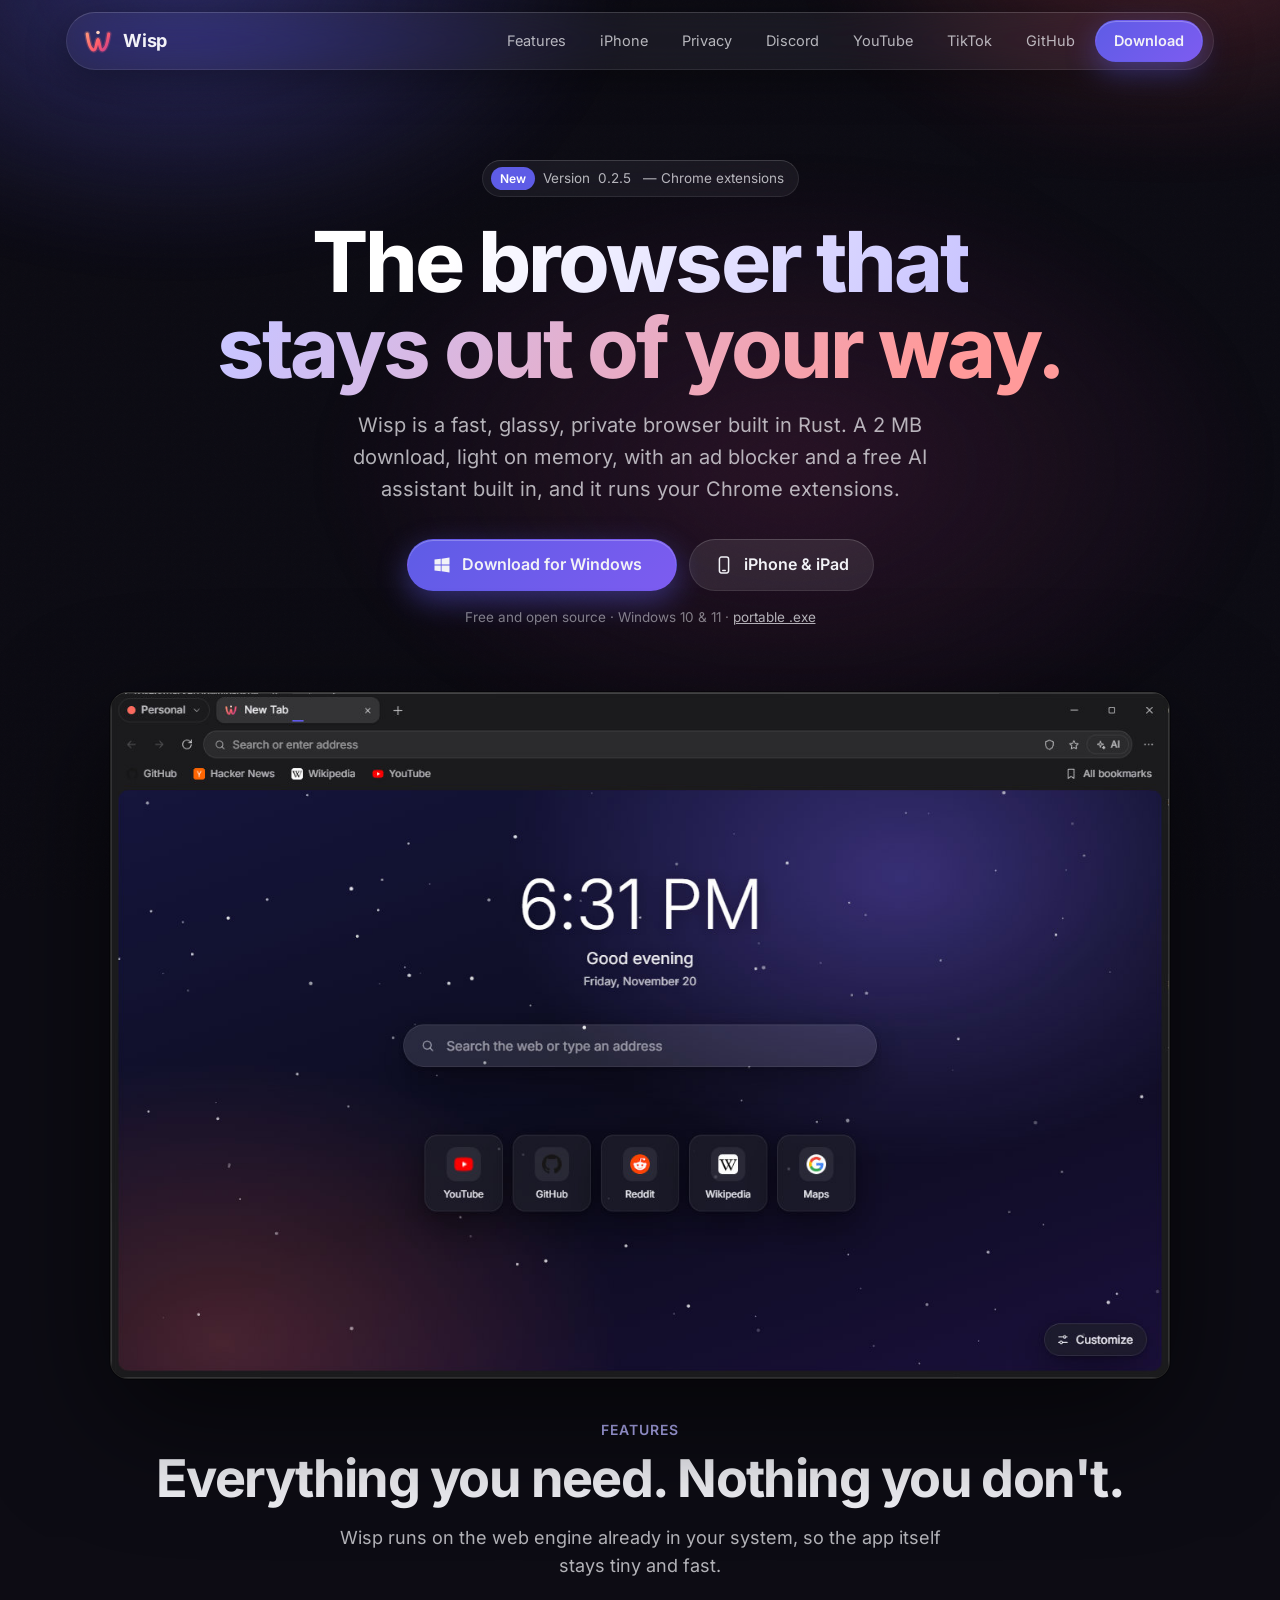
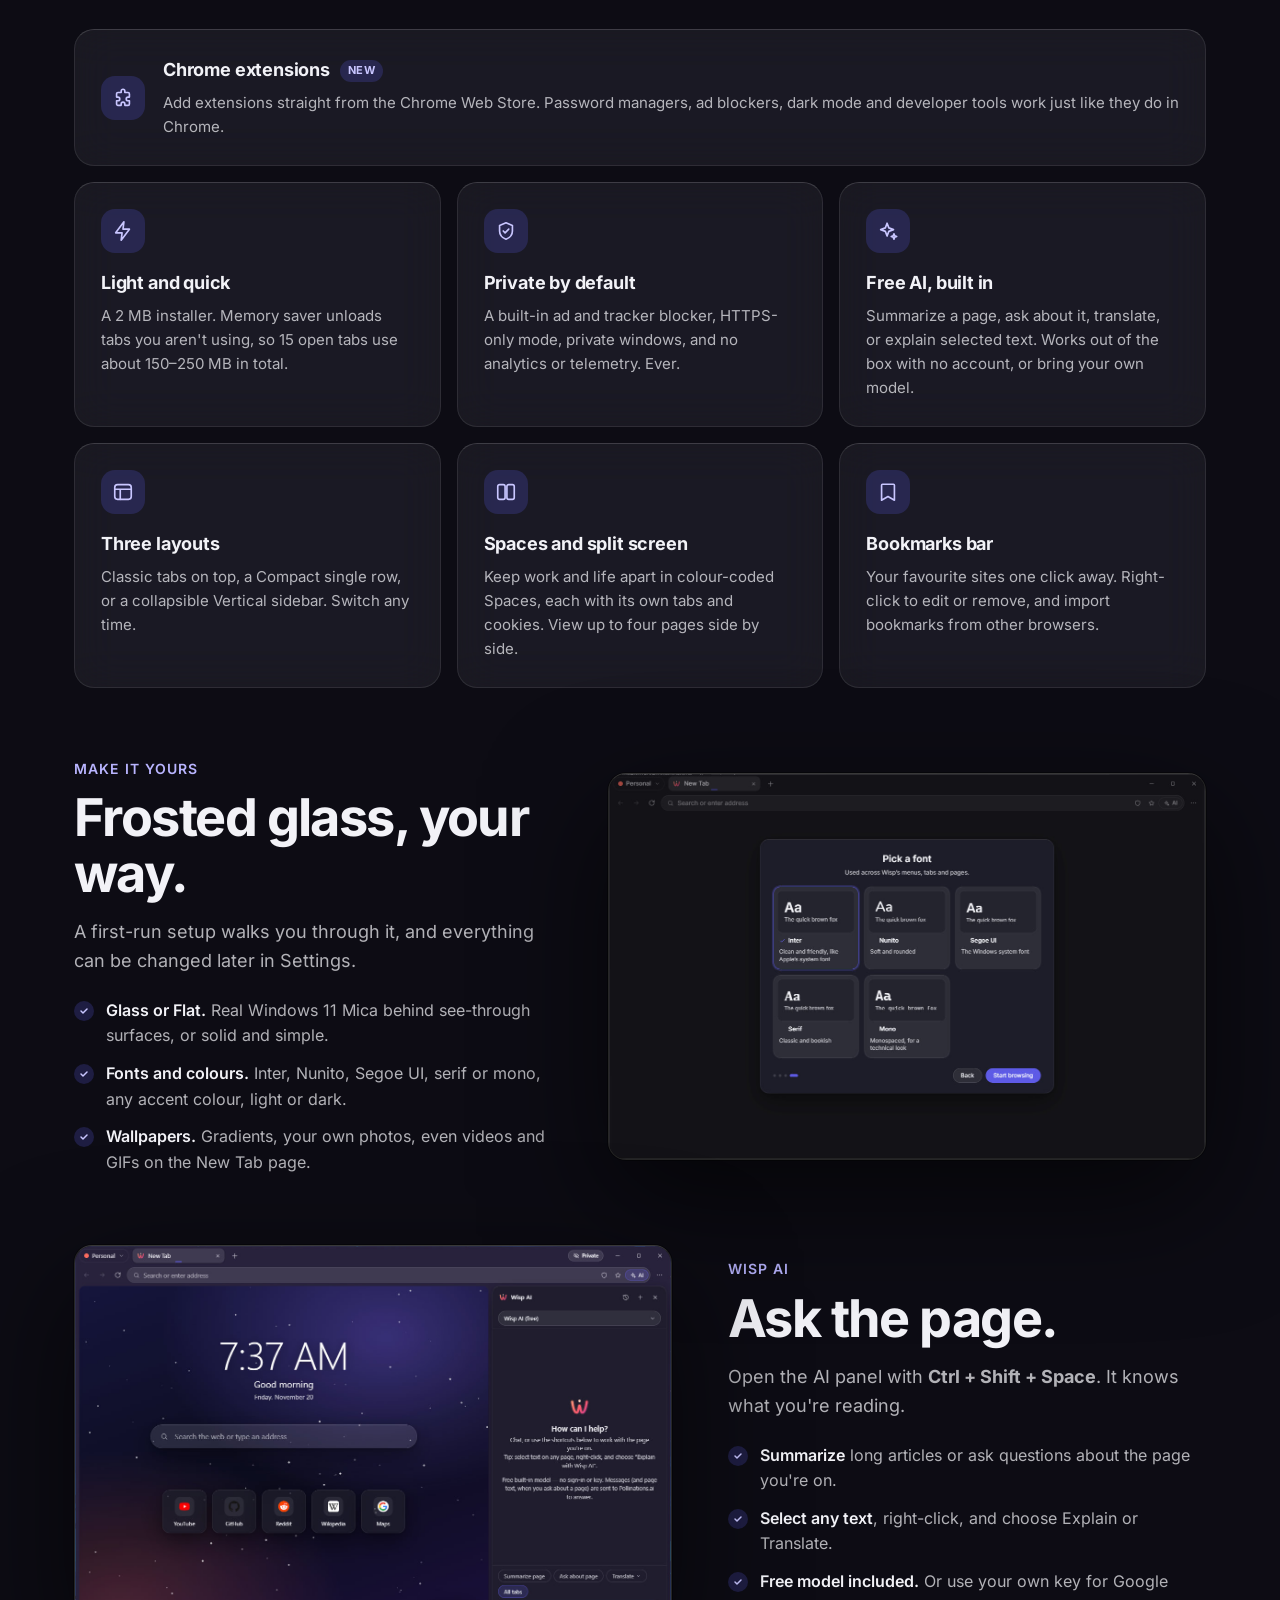
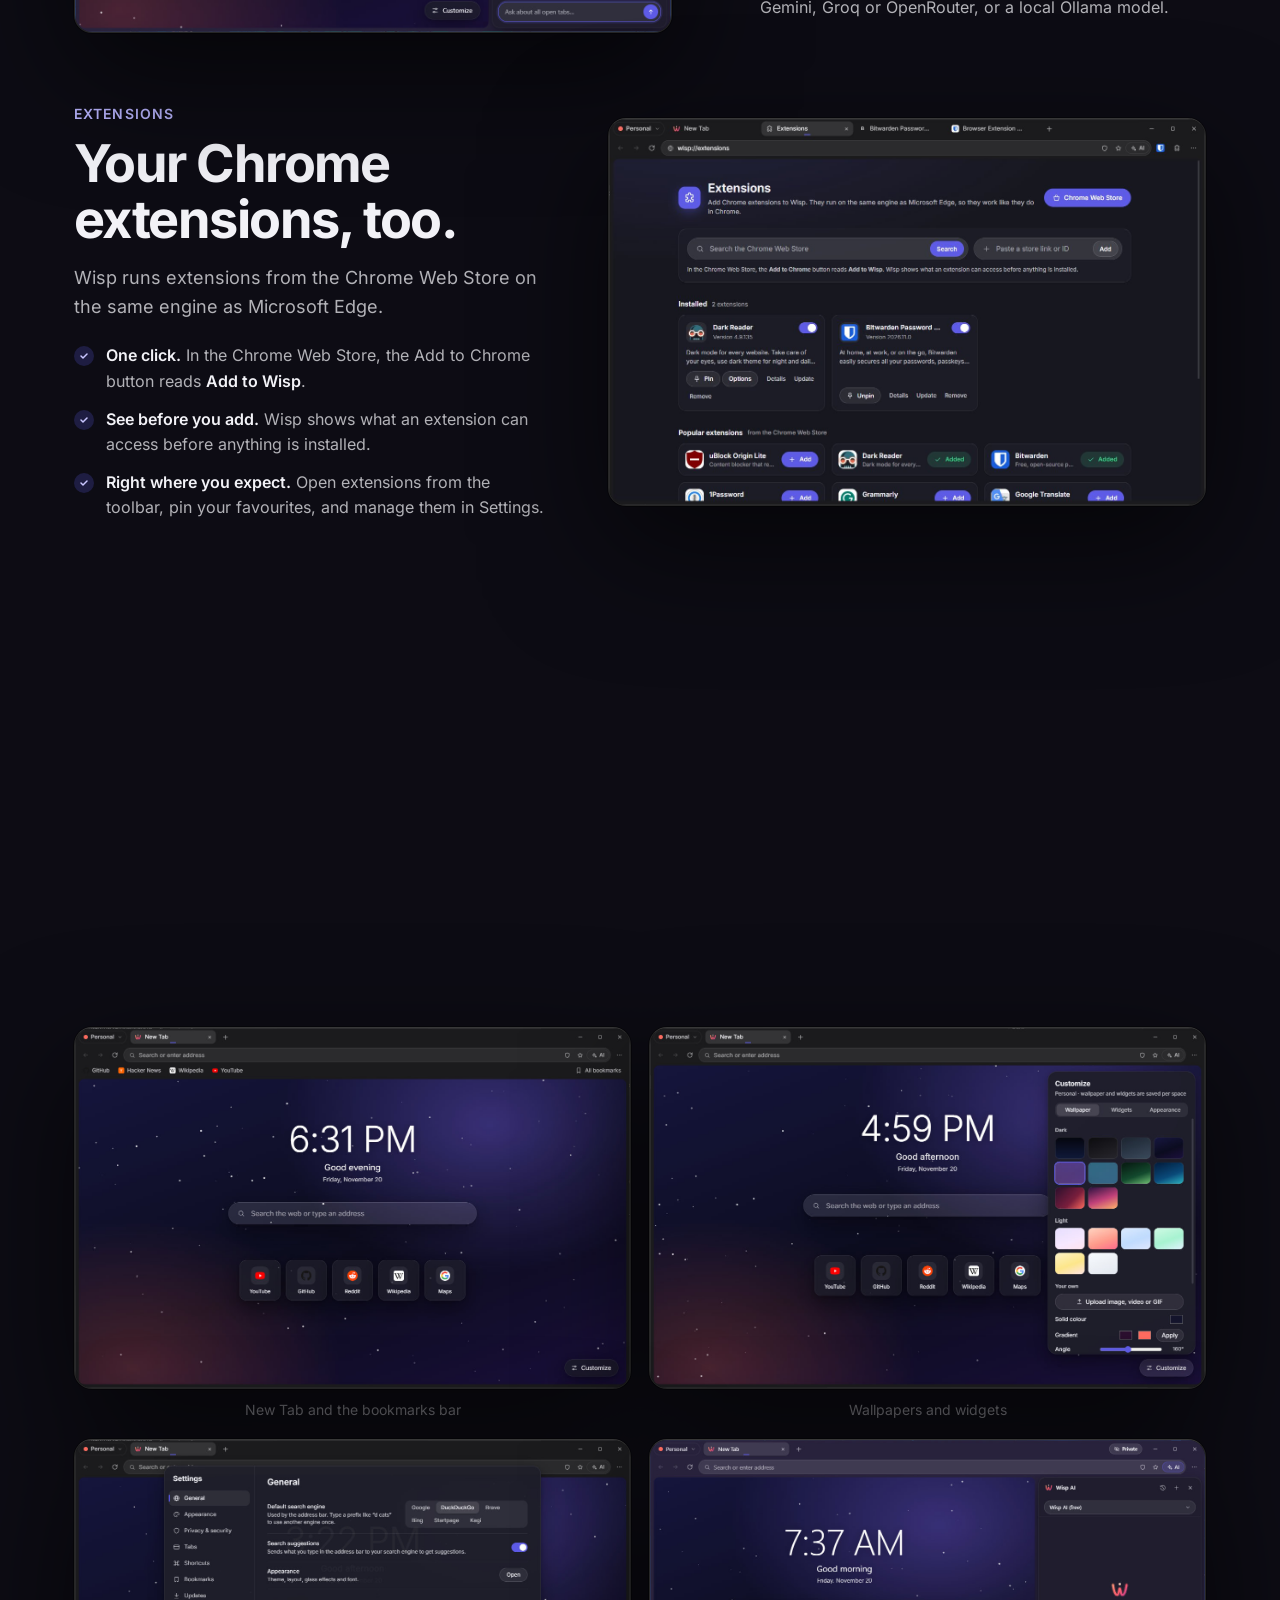
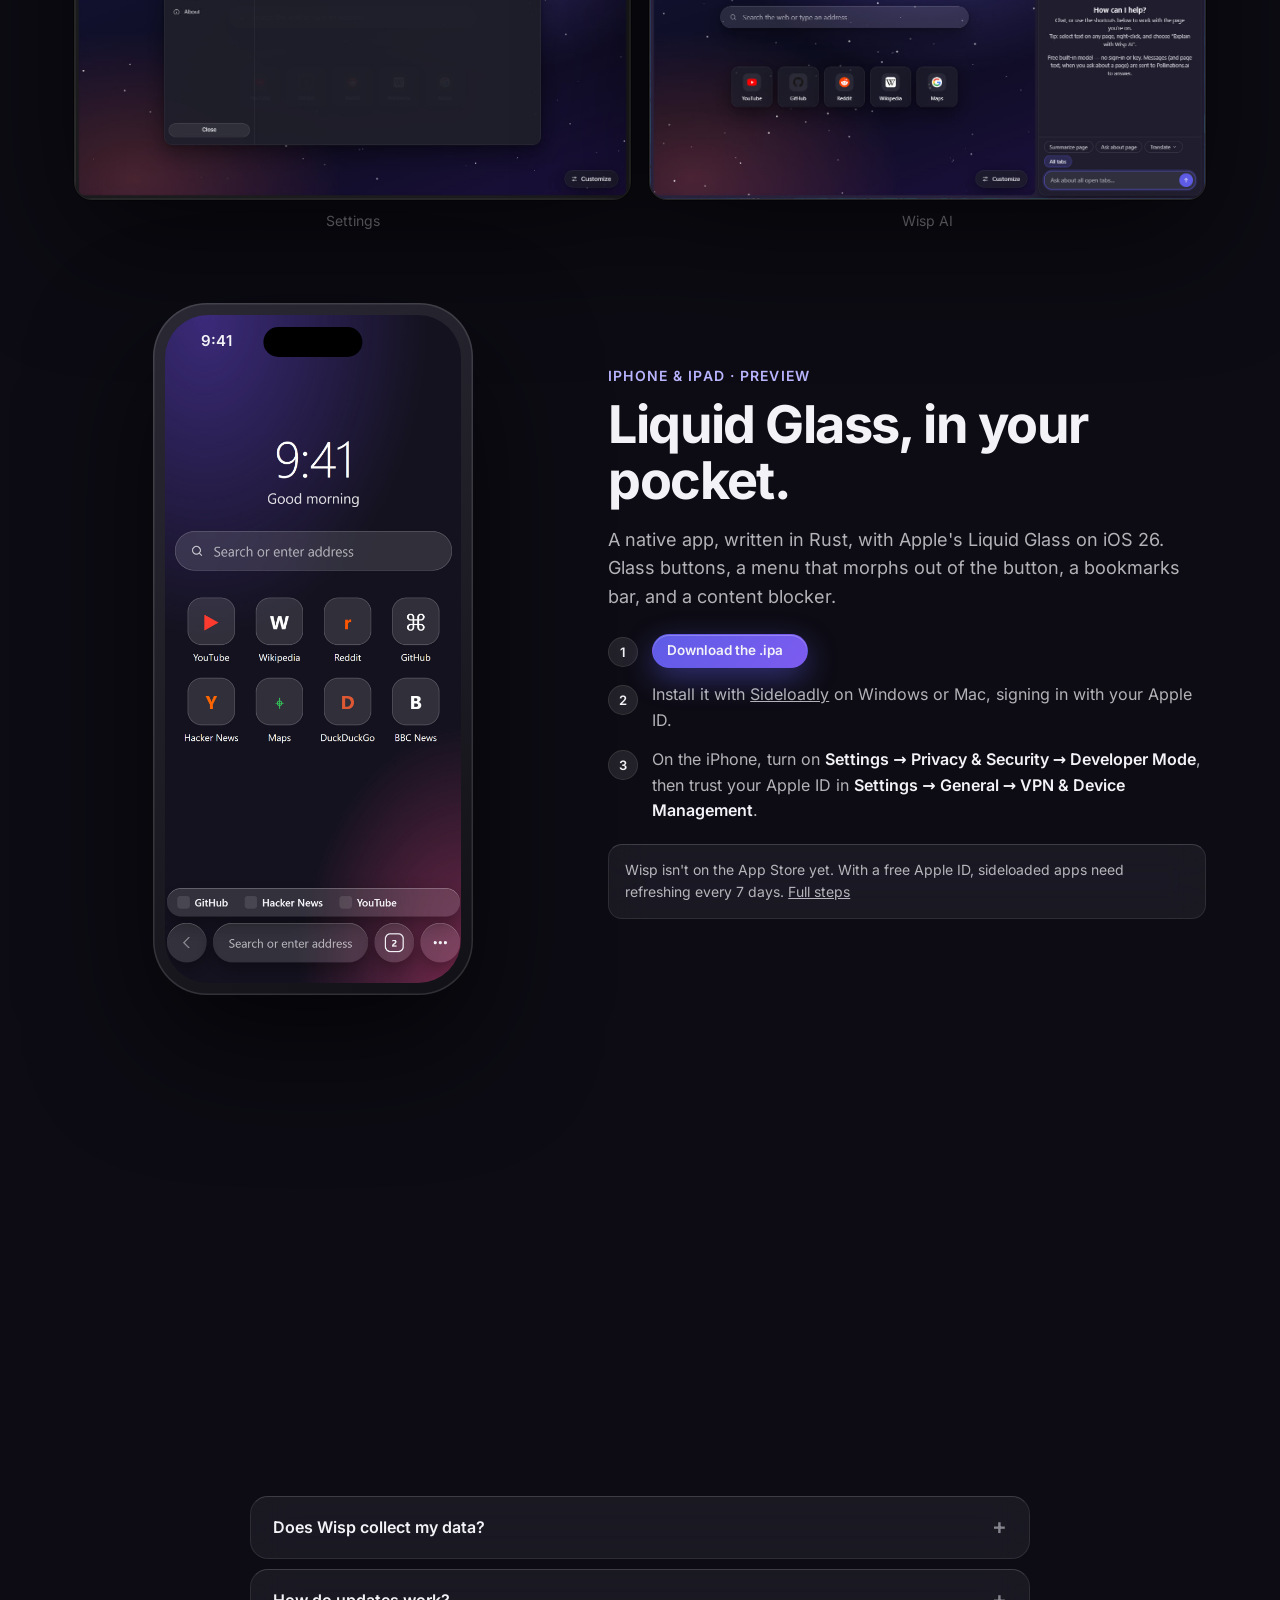
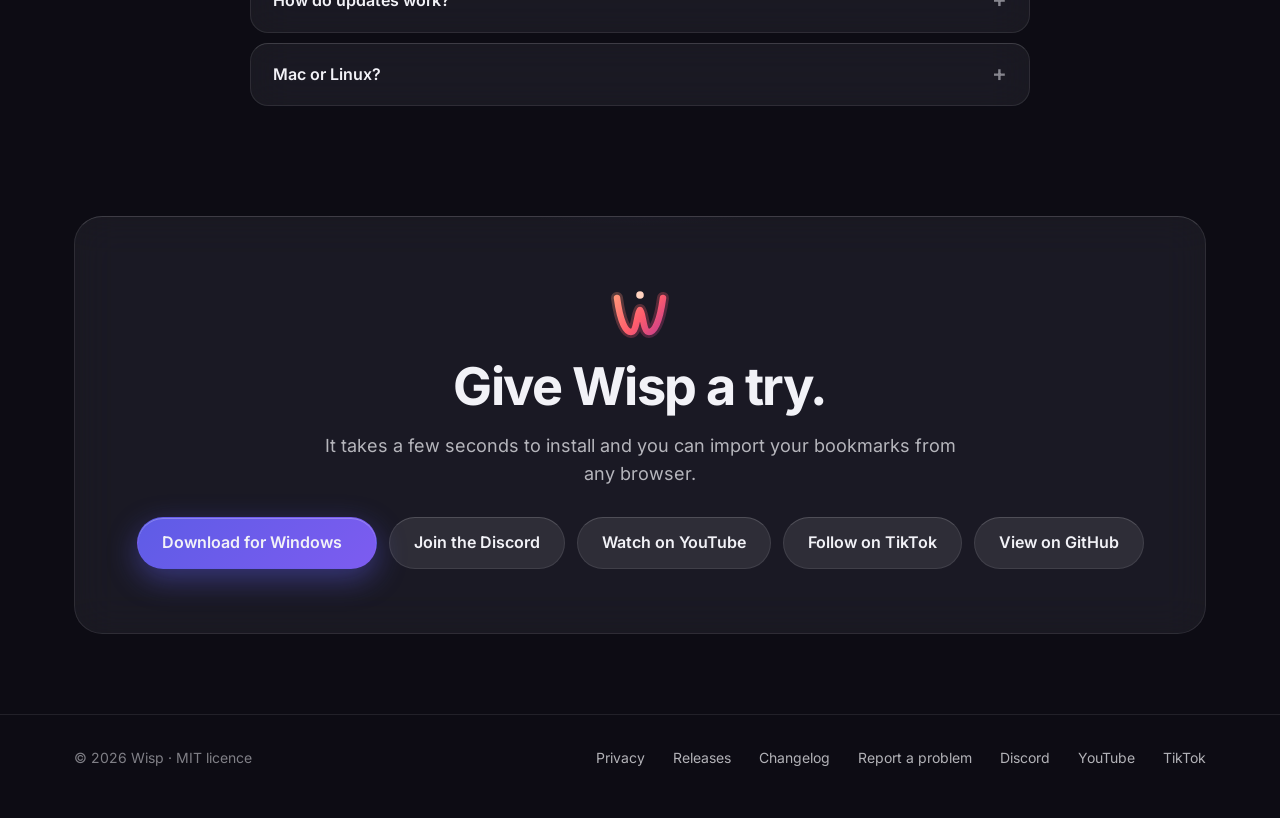
<file: site/index.html>
<!doctype html>
<html lang="en">
<head>
<meta charset="utf-8">
<meta name="viewport" content="width=device-width,initial-scale=1,viewport-fit=cover">
<title>Wisp — a light, private browser</title>
<meta name="description" content="Wisp is a fast, glassy, privacy-friendly web browser for Windows and iPhone. Built in Rust, tiny to download, light on memory, with a built-in ad blocker and free AI.">
<meta name="theme-color" content="#0d0c14">
<meta property="og:title" content="Wisp — a light, private browser">
<meta property="og:description" content="Fast, glassy and private. Built in Rust for Windows and iPhone.">
<meta property="og:image" content="img/desktop-newtab.jpg">
<link rel="icon" href="img/logo.svg" type="image/svg+xml">
<link rel="preload" href="fonts/inter.woff2" as="font" type="font/woff2" crossorigin>
<link rel="stylesheet" href="style.css">
</head>
<body>
<div class="aurora" aria-hidden="true"></div><div class="grain" aria-hidden="true"></div>

<nav class="top"><div class="in glass">
  <a class="brand" href="#"><img src="img/logo.svg" alt="">Wisp</a>
  <a class="l opt" href="#features">Features</a>
  <a class="l opt" href="#iphone">iPhone</a>
  <a class="l opt" href="privacy.html">Privacy</a>
  <a class="l opt" href="https://discord.gg/4rn5e7JTTN">Discord</a>
  <a class="l opt" href="https://www.youtube.com/@wisphq">YouTube</a>
  <a class="l opt" href="https://www.tiktok.com/@wisp.hq">TikTok</a>
  <a class="l" href="https://github.com/Wisp-Browser/Wisp">GitHub</a>
  <a class="btn go sm" href="https://github.com/Wisp-Browser/Wisp/releases/latest" data-dl="setup" data-main><span data-label>Download</span></a>
</div></nav>

<header class="hero wrap">
  <a class="pill glass rv" href="https://github.com/Wisp-Browser/Wisp/releases/latest"><b>New</b> Version <span data-version>0.2.5</span><span class="wide">&nbsp;— Chrome extensions</span></a>
  <h1 class="rv d1"><span class="grad">The browser that<br>stays out of your way.</span></h1>
  <p class="lead rv d2">Wisp is a fast, glassy, private browser built in Rust. A 2&nbsp;MB download, light on memory, with an ad blocker and a free AI assistant built in, and it runs your Chrome extensions.</p>
  <div class="cta rv d3">
    <a class="btn go" href="https://github.com/Wisp-Browser/Wisp/releases/latest" data-dl="setup" data-main>
      <svg viewBox="0 0 24 24" fill="currentColor"><path d="M3 5.5l7.5-1v7H3zm0 13l7.5 1v-7H3zm8.5 1.1L21 21v-8.5h-9.5zm0-15.2V11.5H21V3z"/></svg>
      <span data-label>Download for Windows</span> <small data-size></small></a>
    <a class="btn" href="#iphone"><svg viewBox="0 0 24 24" fill="none" stroke="currentColor" stroke-width="1.8" stroke-linecap="round"><rect x="6.5" y="2.5" width="11" height="19" rx="2.5"/><path d="M10.5 18.5h3"/></svg>iPhone &amp; iPad</a>
  </div>
  <p class="meta rv d3">Free and open source · Windows 10 &amp; 11 · <a href="https://github.com/Wisp-Browser/Wisp/releases/latest" data-dl="portable">portable .exe</a></p>
  <div class="shot"><img src="img/desktop-newtab.jpg" width="1296" height="839" alt="Wisp on Windows: the New Tab page with a clock, search and shortcuts, under a frosted toolbar with a bookmarks bar"></div>
  <div class="glow" aria-hidden="true"></div>
</header>

<main>
<section id="features" class="wrap center">
  <div class="kicker rv">Features</div>
  <h2 class="rv d1">Everything you need. Nothing you don't.</h2>
  <p class="sub rv d2">Wisp runs on the web engine already in your system, so the app itself stays tiny and fast.</p>
  <div class="grid" style="text-align:left">
    <div class="card glass rv wide-card"><div class="ic"><svg viewBox="0 0 24 24" fill="none" stroke="currentColor" stroke-width="1.8" stroke-linecap="round" stroke-linejoin="round"><path d="M10 4.5a2 2 0 1 1 4 0V6h3.5a1.5 1.5 0 0 1 1.5 1.5V11h-1.5a2 2 0 1 0 0 4H19v3.5a1.5 1.5 0 0 1-1.5 1.5H14v-1.5a2 2 0 1 0-4 0V20H6.5A1.5 1.5 0 0 1 5 18.5V15h1.5a2 2 0 1 0 0-4H5V7.5A1.5 1.5 0 0 1 6.5 6H10z"/></svg></div><div><h3>Chrome extensions <span class="tag">New</span></h3><p>Add extensions straight from the Chrome Web Store. Password managers, ad blockers, dark mode and developer tools work just like they do in Chrome.</p></div></div>
    <div class="card glass rv"><div class="ic"><svg viewBox="0 0 24 24" fill="none" stroke="currentColor" stroke-width="1.8" stroke-linecap="round" stroke-linejoin="round"><path d="M13 2L4 14h7l-1 8 9-12h-7z"/></svg></div><h3>Light and quick</h3><p>A 2&nbsp;MB installer. Memory saver unloads tabs you aren't using, so 15 open tabs use about 150–250&nbsp;MB in total.</p></div>
    <div class="card glass rv d1"><div class="ic"><svg viewBox="0 0 24 24" fill="none" stroke="currentColor" stroke-width="1.8" stroke-linecap="round" stroke-linejoin="round"><path d="M12 3l7 3v6c0 4.5-3 7.5-7 9-4-1.5-7-4.5-7-9V6z"/><path d="M9 12l2 2 4-4"/></svg></div><h3>Private by default</h3><p>A built-in ad and tracker blocker, HTTPS-only mode, private windows, and no analytics or telemetry. Ever.</p></div>
    <div class="card glass rv d2"><div class="ic"><svg viewBox="0 0 24 24" fill="none" stroke="currentColor" stroke-width="1.8" stroke-linecap="round" stroke-linejoin="round"><path d="M11 3.5l1.9 5.1 5.1 1.9-5.1 1.9L11 17.5l-1.9-5.1L4 10.5l5.1-1.9z"/><path d="M18.5 15l.8 2.2 2.2.8-2.2.8-.8 2.2-.8-2.2-2.2-.8 2.2-.8z"/></svg></div><h3>Free AI, built in</h3><p>Summarize a page, ask about it, translate, or explain selected text. Works out of the box with no account, or bring your own model.</p></div>
    <div class="card glass rv"><div class="ic"><svg viewBox="0 0 24 24" fill="none" stroke="currentColor" stroke-width="1.8" stroke-linecap="round" stroke-linejoin="round"><rect x="3" y="4" width="18" height="16" rx="3"/><path d="M3 9h18M9 9v11"/></svg></div><h3>Three layouts</h3><p>Classic tabs on top, a Compact single row, or a collapsible Vertical sidebar. Switch any time.</p></div>
    <div class="card glass rv d1"><div class="ic"><svg viewBox="0 0 24 24" fill="none" stroke="currentColor" stroke-width="1.8" stroke-linecap="round" stroke-linejoin="round"><rect x="3" y="4" width="8" height="16" rx="2"/><rect x="13" y="4" width="8" height="16" rx="2"/></svg></div><h3>Spaces and split screen</h3><p>Keep work and life apart in colour-coded Spaces, each with its own tabs and cookies. View up to four pages side by side.</p></div>
    <div class="card glass rv d2"><div class="ic"><svg viewBox="0 0 24 24" fill="none" stroke="currentColor" stroke-width="1.8" stroke-linecap="round" stroke-linejoin="round"><path d="M6 3.5h12a1 1 0 0 1 1 1V21l-7-4-7 4V4.5a1 1 0 0 1 1-1z"/></svg></div><h3>Bookmarks bar</h3><p>Your favourite sites one click away. Right-click to edit or remove, and import bookmarks from other browsers.</p></div>
  </div>
</section>

<section class="wrap">
  <div class="split">
    <div class="txt rv">
      <div class="kicker">Make it yours</div>
      <h2>Frosted glass, your way.</h2>
      <p class="sub">A first-run setup walks you through it, and everything can be changed later in Settings.</p>
      <ul>
        <li><span><b>Glass or Flat.</b> Real Windows 11 Mica behind see-through surfaces, or solid and simple.</span></li>
        <li><span><b>Fonts and colours.</b> Inter, Nunito, Segoe UI, serif or mono, any accent colour, light or dark.</span></li>
        <li><span><b>Wallpapers.</b> Gradients, your own photos, even videos and GIFs on the New Tab page.</span></li>
      </ul>
    </div>
    <div class="shot rv d1"><img src="img/desktop-setup.jpg" width="1296" height="839" loading="lazy" alt="Wisp's first-run setup: picking a font from Inter, Nunito, Segoe UI, Serif and Mono"></div>
  </div>
  <div class="split rev">
    <div class="txt rv">
      <div class="kicker">Wisp AI</div>
      <h2>Ask the page.</h2>
      <p class="sub">Open the AI panel with <b>Ctrl&nbsp;+&nbsp;Shift&nbsp;+&nbsp;Space</b>. It knows what you're reading.</p>
      <ul>
        <li><span><b>Summarize</b> long articles or ask questions about the page you're on.</span></li>
        <li><span><b>Select any text</b>, right-click, and choose Explain or Translate.</span></li>
        <li><span><b>Free model included.</b> Or use your own key for Google Gemini, Groq or OpenRouter, or a local Ollama model.</span></li>
      </ul>
    </div>
    <div class="shot rv d1"><img src="img/desktop-ai.jpg" width="1296" height="839" loading="lazy" alt="The Wisp AI panel open beside the New Tab page"></div>
  </div>
  <div class="split">
    <div class="txt rv">
      <div class="kicker">Extensions</div>
      <h2>Your Chrome extensions, too.</h2>
      <p class="sub">Wisp runs extensions from the Chrome Web Store on the same engine as Microsoft Edge.</p>
      <ul>
        <li><span><b>One click.</b> In the Chrome Web Store, the Add to Chrome button reads <b>Add to Wisp</b>.</span></li>
        <li><span><b>See before you add.</b> Wisp shows what an extension can access before anything is installed.</span></li>
        <li><span><b>Right where you expect.</b> Open extensions from the toolbar, pin your favourites, and manage them in Settings.</span></li>
      </ul>
    </div>
    <div class="shot rv d1"><img src="img/desktop-extensions.jpg" width="1296" height="839" loading="lazy" alt="Wisp's Extensions page with Dark Reader and Bitwarden installed and popular extensions from the Chrome Web Store"></div>
  </div>
</section>

<section class="wrap center">
  <div class="kicker rv">Small by design</div>
  <h2 class="rv d1">Built in Rust. Measured, not guessed.</h2>
  <div class="stats">
    <div class="stat glass rv"><b>2 MB</b><span>Windows installer</span></div>
    <div class="stat glass rv d1"><b>~150–250 MB</b><span>with 15 tabs open, thanks to the memory saver</span></div>
    <div class="stat glass rv d2"><b>1 MB</b><span>iPhone app</span></div>
    <div class="stat glass rv d3"><b>0</b><span>trackers, ads or telemetry in Wisp</span></div>
  </div>
</section>

<section class="wrap">
  <div class="center"><div class="kicker rv">Gallery</div><h2 class="rv d1">Take a look around.</h2></div>
  <div class="gallery">
    <figure class="rv"><div class="shot"><img src="img/desktop-newtab.jpg" width="1296" height="839" loading="lazy" alt="New Tab page with bookmarks bar"></div><figcaption>New Tab and the bookmarks bar</figcaption></figure>
    <figure class="rv d1"><div class="shot"><img src="img/desktop-customize.jpg" width="1296" height="839" loading="lazy" alt="Customize panel with wallpaper choices"></div><figcaption>Wallpapers and widgets</figcaption></figure>
    <figure class="rv"><div class="shot"><img src="img/desktop-settings.jpg" width="1296" height="839" loading="lazy" alt="Settings window"></div><figcaption>Settings</figcaption></figure>
    <figure class="rv d1"><div class="shot"><img src="img/desktop-ai.jpg" width="1296" height="839" loading="lazy" alt="Wisp AI panel"></div><figcaption>Wisp AI</figcaption></figure>
  </div>
</section>

<section id="iphone" class="wrap">
  <div class="split">
    <div class="rv"><div class="phone"><span class="t">9:41</span><img src="img/iphone-newtab.jpg" width="1170" height="2532" loading="lazy" alt="Wisp on iPhone: New Tab page with a floating glass bar and bookmarks bar"></div></div>
    <div class="txt rv d1">
      <div class="kicker">iPhone &amp; iPad · preview</div>
      <h2>Liquid Glass, in your pocket.</h2>
      <p class="sub">A native app, written in Rust, with Apple's Liquid Glass on iOS 26. Glass buttons, a menu that morphs out of the button, a bookmarks bar, and a content blocker.</p>
      <ol class="steps">
        <li><span><a class="btn sm go" href="https://github.com/Wisp-Browser/Wisp/releases/latest" data-dl="ios" style="height:34px;padding:0 14px;font-size:13.5px">Download the .ipa <small data-size></small></a></span></li>
        <li><span>Install it with <a href="https://sideloadly.io">Sideloadly</a> on Windows or Mac, signing in with your Apple ID.</span></li>
        <li><span>On the iPhone, turn on <b>Settings → Privacy &amp; Security → Developer Mode</b>, then trust your Apple ID in <b>Settings → General → VPN &amp; Device Management</b>.</span></li>
      </ol>
      <p class="note glass">Wisp isn't on the App Store yet. With a free Apple ID, sideloaded apps need refreshing every 7 days. <a href="https://github.com/Wisp-Browser/Wisp/blob/main/ios/README.md#installing-on-your-iphone-from-windows">Full steps</a></p>
    </div>
  </div>
</section>

<section class="wrap">
  <div class="center"><div class="kicker rv">FAQ</div><h2 class="rv d1">Questions, answered.</h2></div>
  <div class="faq">
    <details class="glass rv"><summary>Is Wisp free?</summary><p>Yes. Wisp is free and open source under the MIT licence. There are no ads, accounts or paid tiers.</p></details>
    <details class="glass rv"><summary>What engine does it use?</summary><p>On Windows, Microsoft's WebView2, the same Chromium engine as Edge, so sites work like they do in Chrome. On iPhone, Apple's WebKit, which iOS requires of every browser. Using the system's engine is why Wisp is so small.</p></details>
    <details class="glass rv"><summary>Can I use Chrome extensions?</summary><p>Yes, on Windows. Get them from the Chrome Web Store, where the button reads <b>Add to Wisp</b>, or from Wisp's Extensions page. They run on the same engine as Microsoft Edge, so most work exactly as in Chrome; a few Chrome-only features, such as the side panel, aren't available. Extensions are off in private windows.</p></details>
    <details class="glass rv"><summary>Windows says "Windows protected your PC". Is it safe?</summary><p>That warning appears for new apps that aren't code-signed yet. Click <b>More info → Run anyway</b>. Every release is built in public by GitHub Actions from the source code, with SHA-256 checksums published next to the downloads.</p></details>
    <details class="glass rv"><summary>Do I need anything else installed?</summary><p>Windows 11 already has everything. Windows 10 may need Microsoft's free <a href="https://developer.microsoft.com/microsoft-edge/webview2/">WebView2 Runtime</a>, which most PCs already have.</p></details>
    <details class="glass rv"><summary>Does Wisp collect my data?</summary><p>No. Your history, bookmarks and settings stay on your device. See the <a href="privacy.html">privacy policy</a> for exactly which services Wisp talks to, and when.</p></details>
    <details class="glass rv"><summary>How do updates work?</summary><p>Wisp checks GitHub for new versions and installs them when you restart. You can turn this off, or join the Beta channel, in Settings → Updates.</p></details>
    <details class="glass rv"><summary>Mac or Linux?</summary><p>Not yet. Windows and iPhone/iPad come first.</p></details>
  </div>
</section>

<div class="wrap">
  <div class="final glass rv">
    <img src="img/logo.svg" alt="" style="width:64px;height:64px;margin:0 auto 14px">
    <h2>Give Wisp a try.</h2>
    <p class="sub" style="margin:0 auto 28px">It takes a few seconds to install and you can import your bookmarks from any browser.</p>
    <div class="cta">
      <a class="btn go" href="https://github.com/Wisp-Browser/Wisp/releases/latest" data-dl="setup" data-main><span data-label>Download for Windows</span> <small data-size></small></a>
      <a class="btn" href="https://discord.gg/4rn5e7JTTN">Join the Discord</a>
      <a class="btn" href="https://www.youtube.com/@wisphq">Watch on YouTube</a>
      <a class="btn" href="https://www.tiktok.com/@wisp.hq">Follow on TikTok</a>
      <a class="btn" href="https://github.com/Wisp-Browser/Wisp">View on GitHub</a>
    </div>
  </div>
</div>
</main>

<footer><div class="wrap">
  <span class="sp">© <span id="year">2026</span> Wisp · MIT licence</span>
  <a href="privacy.html">Privacy</a>
  <a href="https://github.com/Wisp-Browser/Wisp/releases">Releases</a>
  <a href="https://github.com/Wisp-Browser/Wisp/blob/main/CHANGELOG.md">Changelog</a>
  <a href="https://github.com/Wisp-Browser/Wisp/issues">Report a problem</a>
  <a href="https://discord.gg/4rn5e7JTTN">Discord</a>
  <a href="https://www.youtube.com/@wisphq">YouTube</a>
  <a href="https://www.tiktok.com/@wisp.hq">TikTok</a>
</div></footer>
<script src="app.js" defer></script>
</body>
</html>
</file>
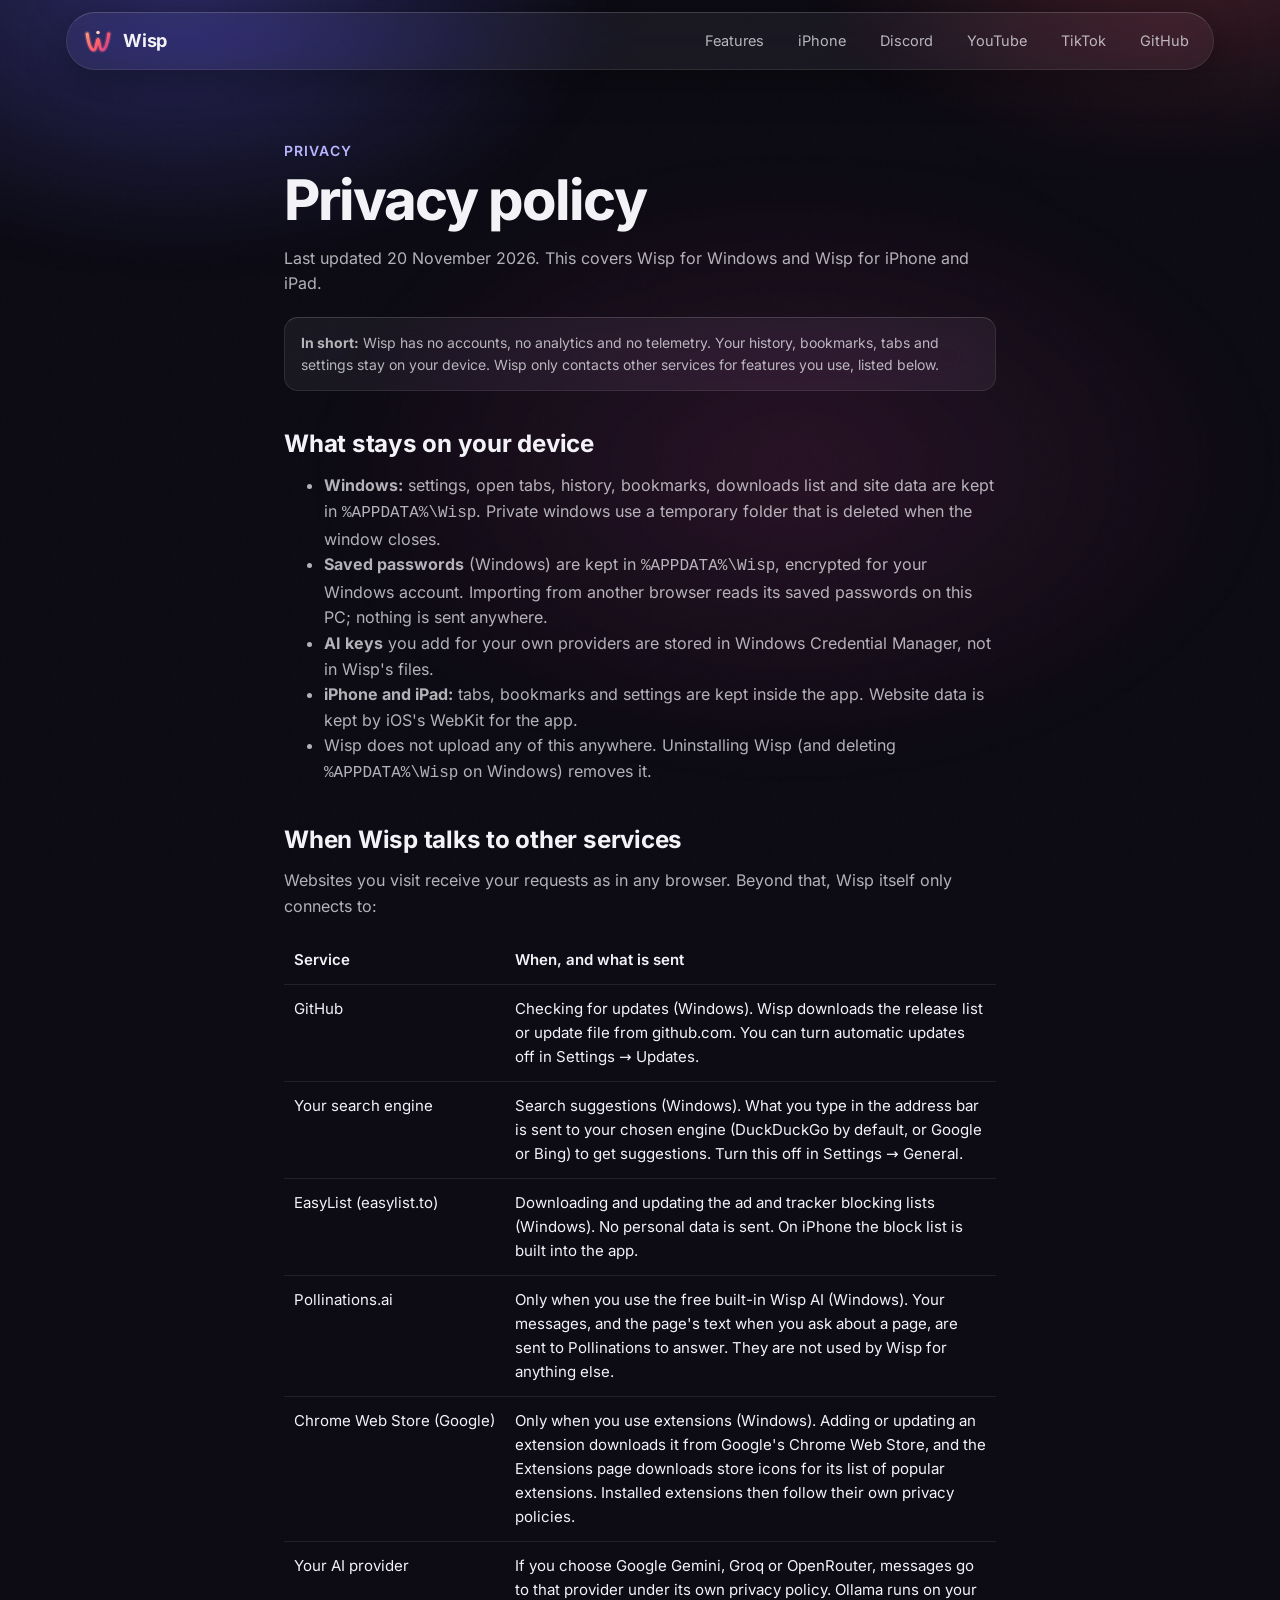
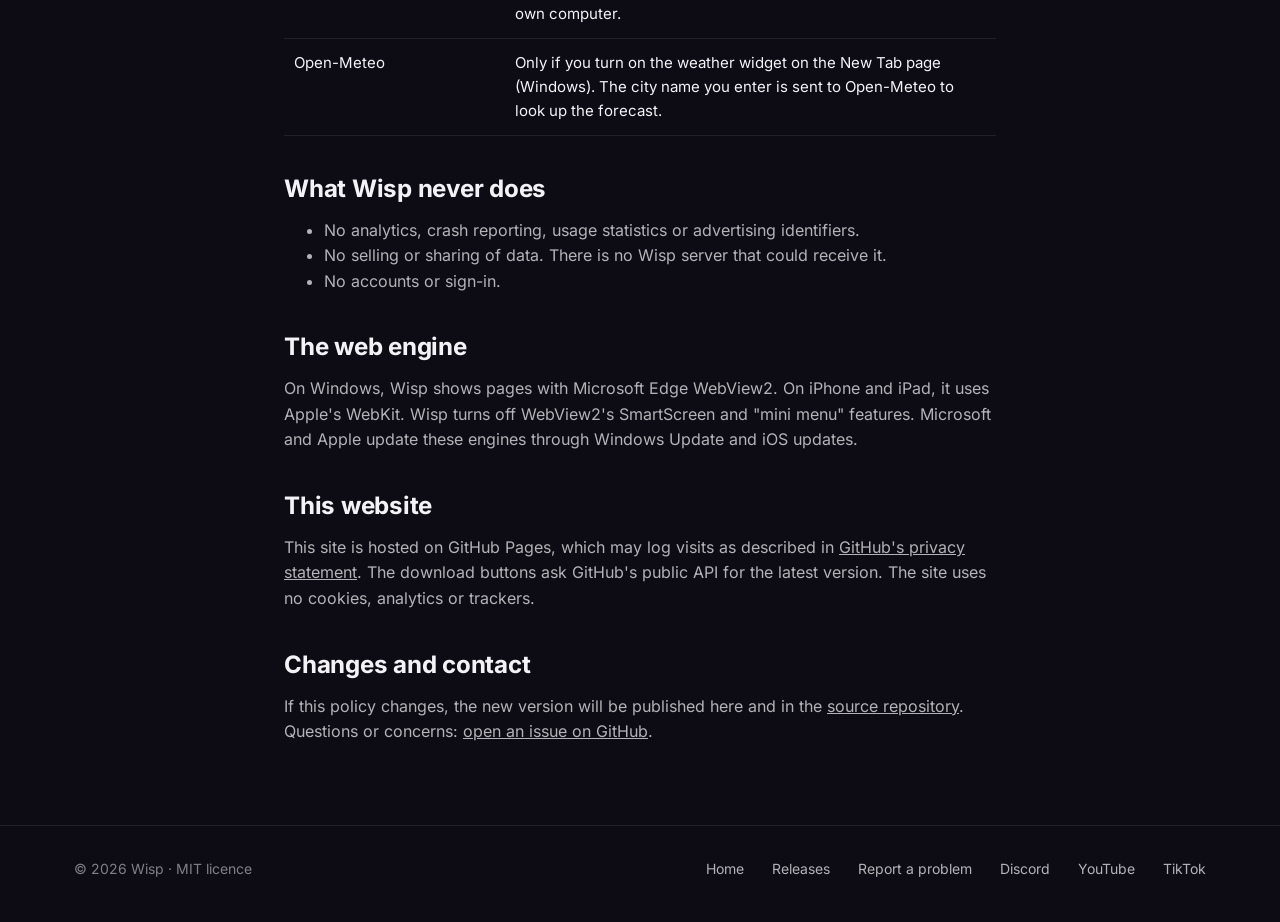
<file: site/privacy.html>
<!doctype html>
<html lang="en">
<head>
<meta charset="utf-8">
<meta name="viewport" content="width=device-width,initial-scale=1,viewport-fit=cover">
<title>Privacy policy — Wisp</title>
<meta name="description" content="What Wisp stores, what it sends, and to whom. In short: your data stays on your device, and there is no telemetry.">
<meta name="theme-color" content="#0d0c14">
<link rel="icon" href="img/logo.svg" type="image/svg+xml">
<link rel="stylesheet" href="style.css">
</head>
<body>
<div class="aurora" aria-hidden="true"></div><div class="grain" aria-hidden="true"></div>
<nav class="top"><div class="in glass">
  <a class="brand" href="index.html"><img src="img/logo.svg" alt="">Wisp</a>
  <a class="l opt" href="index.html#features">Features</a>
  <a class="l opt" href="index.html#iphone">iPhone</a>
  <a class="l opt" href="https://discord.gg/4rn5e7JTTN">Discord</a>
  <a class="l opt" href="https://www.youtube.com/@wisphq">YouTube</a>
  <a class="l opt" href="https://www.tiktok.com/@wisp.hq">TikTok</a>
  <a class="l" href="https://github.com/Wisp-Browser/Wisp">GitHub</a>
</div></nav>

<main class="doc">
  <div class="kicker">Privacy</div>
  <h1>Privacy policy</h1>
  <p>Last updated 20 November 2026. This covers Wisp for Windows and Wisp for iPhone and iPad.</p>

  <p class="note glass"><b>In short:</b> Wisp has no accounts, no analytics and no telemetry. Your history, bookmarks, tabs and settings stay on your device. Wisp only contacts other services for features you use, listed below.</p>

  <h2>What stays on your device</h2>
  <ul>
    <li><b>Windows:</b> settings, open tabs, history, bookmarks, downloads list and site data are kept in <code>%APPDATA%\Wisp</code>. Private windows use a temporary folder that is deleted when the window closes.</li>
    <li><b>Saved passwords</b> (Windows) are kept in <code>%APPDATA%\Wisp</code>, encrypted for your Windows account. Importing from another browser reads its saved passwords on this PC; nothing is sent anywhere.</li>
    <li><b>AI keys</b> you add for your own providers are stored in Windows Credential Manager, not in Wisp's files.</li>
    <li><b>iPhone and iPad:</b> tabs, bookmarks and settings are kept inside the app. Website data is kept by iOS's WebKit for the app.</li>
    <li>Wisp does not upload any of this anywhere. Uninstalling Wisp (and deleting <code>%APPDATA%\Wisp</code> on Windows) removes it.</li>
  </ul>

  <h2>When Wisp talks to other services</h2>
  <p>Websites you visit receive your requests as in any browser. Beyond that, Wisp itself only connects to:</p>
  <table>
    <tr><th>Service</th><th>When, and what is sent</th></tr>
    <tr><td>GitHub</td><td>Checking for updates (Windows). Wisp downloads the release list or update file from github.com. You can turn automatic updates off in Settings → Updates.</td></tr>
    <tr><td>Your search engine</td><td>Search suggestions (Windows). What you type in the address bar is sent to your chosen engine (DuckDuckGo by default, or Google or Bing) to get suggestions. Turn this off in Settings → General.</td></tr>
    <tr><td>EasyList (easylist.to)</td><td>Downloading and updating the ad and tracker blocking lists (Windows). No personal data is sent. On iPhone the block list is built into the app.</td></tr>
    <tr><td>Pollinations.ai</td><td>Only when you use the free built-in Wisp AI (Windows). Your messages, and the page's text when you ask about a page, are sent to Pollinations to answer. They are not used by Wisp for anything else.</td></tr>
    <tr><td>Chrome Web Store (Google)</td><td>Only when you use extensions (Windows). Adding or updating an extension downloads it from Google's Chrome Web Store, and the Extensions page downloads store icons for its list of popular extensions. Installed extensions then follow their own privacy policies.</td></tr>
    <tr><td>Your AI provider</td><td>If you choose Google Gemini, Groq or OpenRouter, messages go to that provider under its own privacy policy. Ollama runs on your own computer.</td></tr>
    <tr><td>Open-Meteo</td><td>Only if you turn on the weather widget on the New Tab page (Windows). The city name you enter is sent to Open-Meteo to look up the forecast.</td></tr>
  </table>

  <h2>What Wisp never does</h2>
  <ul>
    <li>No analytics, crash reporting, usage statistics or advertising identifiers.</li>
    <li>No selling or sharing of data. There is no Wisp server that could receive it.</li>
    <li>No accounts or sign-in.</li>
  </ul>

  <h2>The web engine</h2>
  <p>On Windows, Wisp shows pages with Microsoft Edge WebView2. On iPhone and iPad, it uses Apple's WebKit. Wisp turns off WebView2's SmartScreen and "mini menu" features. Microsoft and Apple update these engines through Windows Update and iOS updates.</p>

  <h2>This website</h2>
  <p>This site is hosted on GitHub Pages, which may log visits as described in <a href="https://docs.github.com/site-policy/privacy-policies/github-general-privacy-statement">GitHub's privacy statement</a>. The download buttons ask GitHub's public API for the latest version. The site uses no cookies, analytics or trackers.</p>

  <h2>Changes and contact</h2>
  <p>If this policy changes, the new version will be published here and in the <a href="https://github.com/Wisp-Browser/Wisp">source repository</a>. Questions or concerns: <a href="https://github.com/Wisp-Browser/Wisp/issues">open an issue on GitHub</a>.</p>
</main>

<footer><div class="wrap">
  <span class="sp">© <span id="year">2026</span> Wisp · MIT licence</span>
  <a href="index.html">Home</a>
  <a href="https://github.com/Wisp-Browser/Wisp/releases">Releases</a>
  <a href="https://github.com/Wisp-Browser/Wisp/issues">Report a problem</a>
  <a href="https://discord.gg/4rn5e7JTTN">Discord</a>
  <a href="https://www.youtube.com/@wisphq">YouTube</a>
  <a href="https://www.tiktok.com/@wisp.hq">TikTok</a>
</div></footer>
<script src="app.js" defer></script>
</body>
</html>
</file>
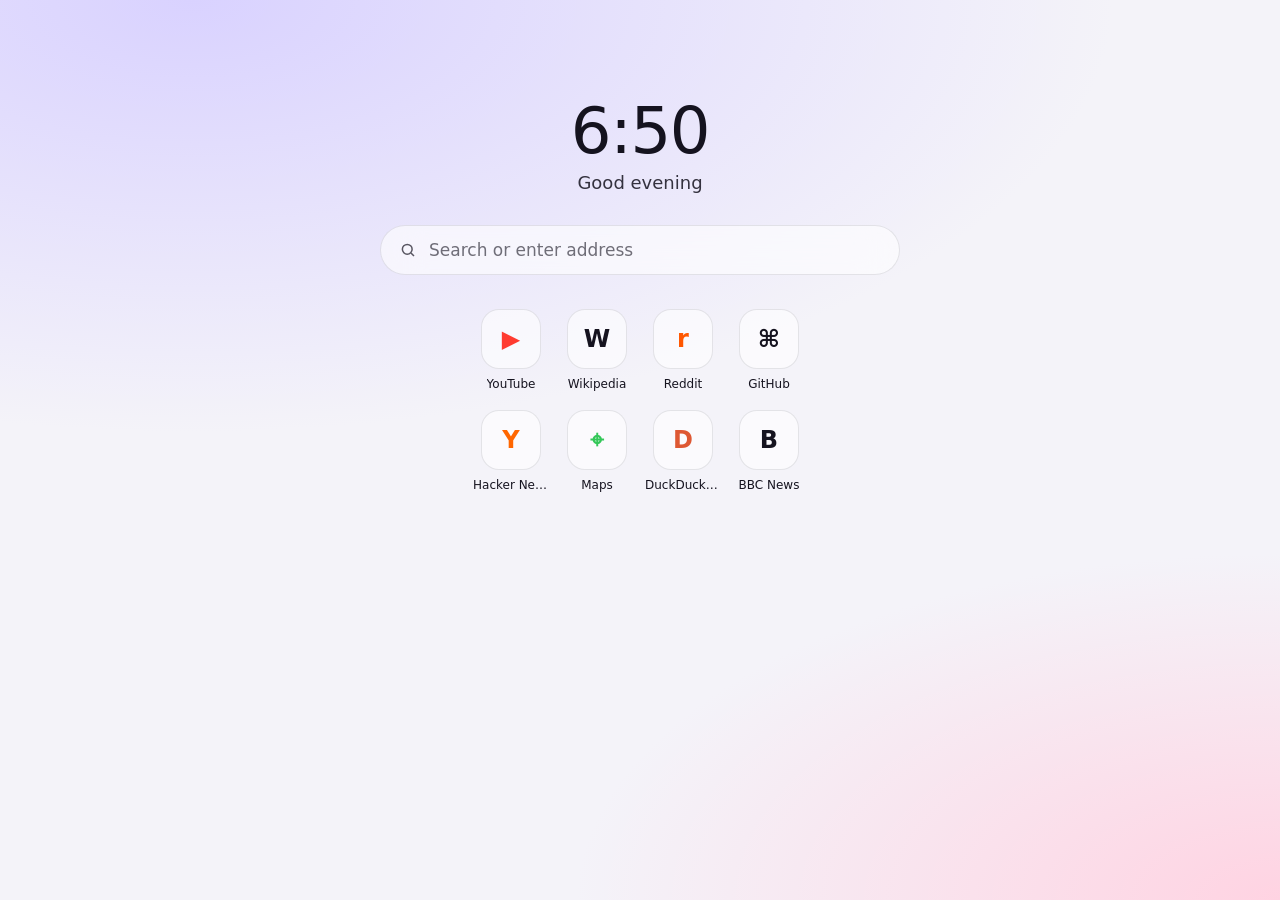
<file: ios/ui/newtab.html>
<!doctype html>
<html><head><meta charset="utf-8">
<meta name="viewport" content="width=device-width,initial-scale=1,viewport-fit=cover">
<title>New Tab</title>
<script>/*WISP_CFG*/</script>
<style>
:root{--accent:#5e5ce6;--fg:#fff;--glass:rgba(255,255,255,.12);--line:rgba(255,255,255,.18);color-scheme:dark}
*{box-sizing:border-box;-webkit-tap-highlight-color:transparent}
html,body{margin:0;min-height:100%;font:15px/1.35 var(--font,-apple-system,system-ui,sans-serif);color:var(--fg)}
body.f-rounded{--font:ui-rounded,-apple-system,sans-serif}body.f-serif{--font:ui-serif,Georgia,serif}body.f-mono{--font:ui-monospace,Menlo,monospace}
body.noclock .clock,body.noclock .hi,body.nodial .dial{display:none}
body.wl{--fg:#15131f;--glass:rgba(255,255,255,.6);--line:rgba(20,20,40,.1)}body.wd{--fg:#fff;--glass:rgba(255,255,255,.12);--line:rgba(255,255,255,.18)}
body.walled{background:var(--wall)!important;background-attachment:fixed!important}
body{background:radial-gradient(120% 80% at 15% 0%,#3b2a7a 0%,transparent 60%),radial-gradient(100% 70% at 100% 100%,#7a2a4f 0%,transparent 55%),#14121f;min-height:100vh;
 display:flex;flex-direction:column;align-items:center;padding:calc(env(safe-area-inset-top) + 11vh) 20px calc(env(safe-area-inset-bottom) + 120px)}
@media (prefers-color-scheme:light){:root{--fg:#15131f;--glass:rgba(255,255,255,.6);--line:rgba(20,20,40,.1);color-scheme:light}
 body{background:radial-gradient(120% 80% at 15% 0%,#d9d2ff 0%,transparent 60%),radial-gradient(100% 70% at 100% 100%,#ffd3e2 0%,transparent 55%),#f4f3f9}}
.clock{font-size:64px;font-weight:200;letter-spacing:-.02em;line-height:1}
.hi{margin-top:8px;font-size:18px;opacity:.85}
form{margin-top:30px;width:100%;max-width:520px;height:50px;border-radius:25px;background:var(--glass);border:1px solid var(--line);
 -webkit-backdrop-filter:blur(20px);backdrop-filter:blur(20px);display:flex;align-items:center;gap:10px;padding:0 18px}
form svg{width:18px;height:18px;stroke:currentColor;fill:none;stroke-width:2;opacity:.7;flex:none}
input{flex:1;min-width:0;border:0;outline:0;background:none;color:var(--fg);font:inherit;font-size:17px}
input::placeholder{color:var(--fg);opacity:.6}
.dial{margin-top:34px;display:grid;grid-template-columns:repeat(4,76px);gap:18px 10px;justify-content:center}
.dial a{display:flex;flex-direction:column;align-items:center;gap:7px;color:var(--fg);text-decoration:none;font-size:12px;min-width:0}
.dial a span{max-width:76px;white-space:nowrap;overflow:hidden;text-overflow:ellipsis;text-align:center}
.dial i{width:60px;height:60px;border-radius:18px;background:var(--glass);border:1px solid var(--line);display:grid;place-items:center;font-style:normal;font-size:24px;font-weight:700}
.dial a:active i{transform:scale(.94)}
</style></head><body>
<div class="clock" id="clock"></div>
<div class="hi" id="hi"></div>
<form id="f" action="#"><svg viewBox="0 0 24 24"><circle cx="11" cy="11" r="6.5"/><path d="M16 16l4 4"/></svg>
 <input id="q" type="search" enterkeyhint="search" autocapitalize="off" autocorrect="off" placeholder="Search or enter address"></form>
<div class="dial">
 <a href="https://www.youtube.com/"><i style="color:#ff3b30">▶</i><span>YouTube</span></a>
 <a href="https://en.m.wikipedia.org/"><i>W</i><span>Wikipedia</span></a>
 <a href="https://www.reddit.com/"><i style="color:#ff5700">r</i><span>Reddit</span></a>
 <a href="https://github.com/"><i>⌘</i><span>GitHub</span></a>
 <a href="https://news.ycombinator.com/"><i style="color:#ff6600">Y</i><span>Hacker News</span></a>
 <a href="https://maps.google.com/"><i style="color:#34c759">⌖</i><span>Maps</span></a>
 <a href="https://duckduckgo.com/"><i style="color:#de5833">D</i><span>DuckDuckGo</span></a>
 <a href="https://www.bbc.com/news"><i>B</i><span>BBC News</span></a>
</div>
<script>
const pad=n=>String(n).padStart(2,'0');
function tick(){const d=new Date(),h=d.getHours();document.getElementById('clock').textContent=(h%12||12)+':'+pad(d.getMinutes());
 document.getElementById('hi').textContent=h<5?'Good night':h<12?'Good morning':h<18?'Good afternoon':'Good evening'}
// Look from Wisp (Settings → New Tab, font): set before first paint and updated live.
function wispCfg(c){if(!c)return;const b=document.body.classList;['rounded','serif','mono'].forEach(f=>b.toggle('f-'+f,c.font===f));
 b.toggle('noclock',c.clock===false);b.toggle('nodial',c.dial===false);b.toggle('walled',!!c.wall);
 if(c.wall)document.body.style.setProperty('--wall',c.wall);
 // Text colour follows the wallpaper's brightness (average of its colours).
 const hx=(c.wall||'').match(/#[0-9a-f]{6}/gi)||[];const L=hx.length?hx.reduce((a,h)=>{const n=parseInt(h.slice(1),16);return a+(.299*(n>>16&255)+.587*(n>>8&255)+.114*(n&255))/255},0)/hx.length:-1;
 b.toggle('wl',L>.6);b.toggle('wd',L>=0&&L<=.6);if(c.accent)document.documentElement.style.setProperty('--accent',c.accent)}
wispCfg(window.WISP_CFG);
tick();
// Wakes once a minute, on the minute, and only while the page is visible.
let tm=0;const arm=()=>{clearTimeout(tm);if(!document.hidden)tm=setTimeout(()=>{tick();arm()},60000-Date.now()%60000)};arm();
document.addEventListener('visibilitychange',()=>{tick();arm()});
document.getElementById('f').onsubmit=e=>{e.preventDefault();const q=document.getElementById('q').value.trim();
 if(q)try{webkit.messageHandlers.wispPage.postMessage(JSON.stringify({t:'go',q}))}catch(_){}};
</script></body></html>
</file>
<file: site/style.css>
/* Wisp website. Same look as the app: dark frosted glass, one violet accent, Inter. */
@font-face{font-family:"Inter";src:url(fonts/inter.woff2) format("woff2");font-weight:100 900;font-display:swap}
:root{
  --bg:#0d0c14;--fg:#f2f2f7;--fg2:rgba(242,242,247,.72);--fg3:rgba(242,242,247,.5);
  --glass:rgba(255,255,255,.055);--glass-2:rgba(255,255,255,.09);--line:rgba(255,255,255,.09);--hi:rgba(255,255,255,.16);
  --accent:#5e5ce6;--accent-2:#ff5d6c;--accent-soft:rgba(94,92,230,.22);
  --r:20px;--r-lg:28px;--ease:cubic-bezier(.16,.84,.44,1);
  --max:1180px;color-scheme:dark;
}
*{box-sizing:border-box}
html{scroll-behavior:smooth;-webkit-text-size-adjust:100%}
body{margin:0;background:var(--bg);color:var(--fg);font:16px/1.6 "Inter",system-ui,"Segoe UI",sans-serif;font-feature-settings:"cv11";-webkit-font-smoothing:antialiased;overflow-x:hidden}
a{color:inherit}
img{max-width:100%;display:block}
::selection{background:var(--accent-soft)}
:focus-visible{outline:2px solid var(--accent);outline-offset:3px;border-radius:8px}

/* aurora behind everything */
.aurora{position:fixed;inset:-20vh -10vw auto;height:120vh;z-index:-1;pointer-events:none;filter:blur(40px);opacity:.9;
  background:radial-gradient(40% 35% at 20% 15%,rgba(94,92,230,.45),transparent 70%),radial-gradient(35% 30% at 85% 10%,rgba(255,93,108,.28),transparent 70%),radial-gradient(45% 40% at 60% 60%,rgba(194,59,143,.18),transparent 70%)}
.grain{position:fixed;inset:0;z-index:-1;pointer-events:none;opacity:.035;background-image:url("data:image/svg+xml,%3Csvg xmlns='http://www.w3.org/2000/svg' width='120' height='120'%3E%3Cfilter id='n'%3E%3CfeTurbulence baseFrequency='.9'/%3E%3C/filter%3E%3Crect width='120' height='120' filter='url(%23n)'/%3E%3C/svg%3E")}

.wrap{max-width:var(--max);margin:0 auto;padding:0 24px}
.glass{background:var(--glass);border:1px solid var(--line);border-top-color:var(--hi);-webkit-backdrop-filter:blur(20px) saturate(150%);backdrop-filter:blur(20px) saturate(150%)}

/* nav */
nav.top{position:sticky;top:12px;z-index:20;margin:12px auto 0;max-width:var(--max);padding:0 16px}
nav.top .in{display:flex;align-items:center;gap:6px;height:58px;padding:0 10px 0 16px;border-radius:999px;box-shadow:0 10px 40px rgba(0,0,0,.35)}
.brand{display:flex;align-items:center;gap:10px;text-decoration:none;font-weight:700;font-size:18px;letter-spacing:-.01em;margin-right:auto}
.brand img{width:30px;height:30px}
nav.top a.l{text-decoration:none;color:var(--fg2);font-size:14.5px;padding:8px 14px;border-radius:999px;transition:color .2s,background-color .2s}
nav.top a.l:hover{color:var(--fg);background:var(--glass-2)}
@media (max-width:760px){nav.top a.l.opt{display:none}}

/* buttons */
.btn{display:inline-flex;align-items:center;gap:10px;height:52px;padding:0 24px;border-radius:999px;font-weight:600;font-size:16px;text-decoration:none;border:1px solid var(--line);border-top-color:var(--hi);background:var(--glass-2);color:var(--fg);
  transition:transform .18s var(--ease),background-color .2s,box-shadow .25s var(--ease)}
.btn:hover{background:rgba(255,255,255,.13)}.btn:active{transform:scale(.97)}
.btn.go{background:linear-gradient(135deg,var(--accent),#7d5cf0);border-color:transparent;box-shadow:0 10px 30px rgba(94,92,230,.45),inset 0 1px 0 rgba(255,255,255,.25)}
.btn.go:hover{box-shadow:0 14px 40px rgba(94,92,230,.6),inset 0 1px 0 rgba(255,255,255,.3);transform:translateY(-1px)}
.btn svg{width:20px;height:20px;flex:none}
.btn small{font-weight:500;opacity:.75;font-size:13px}
.btn.sm{height:42px;padding:0 18px;font-size:14.5px}

/* hero */
.hero{text-align:center;padding:90px 0 40px}
.pill{display:inline-flex;align-items:center;gap:8px;padding:6px 14px 6px 8px;border-radius:999px;font-size:13.5px;color:var(--fg2);text-decoration:none}
.pill{max-width:100%}
@media (max-width:560px){.pill .wide{display:none}}
.pill b{background:var(--accent);color:#fff;border-radius:999px;padding:2px 9px;font-size:12px;font-weight:600}
h1{font-size:clamp(42px,7vw,84px);line-height:1.02;letter-spacing:-.035em;margin:22px auto 18px;max-width:900px;font-weight:750}
.grad{background:linear-gradient(120deg,#fff 10%,#c9c4ff 45%,#ff9a9a 90%);-webkit-background-clip:text;background-clip:text;color:transparent}
.lead{font-size:clamp(17px,2vw,20px);color:var(--fg2);max-width:640px;margin:0 auto 34px}
.cta{display:flex;flex-wrap:wrap;gap:12px;justify-content:center}
.meta{margin-top:16px;color:var(--fg3);font-size:13.5px}
.meta a{color:var(--fg2)}

/* window frame for screenshots */
.shot{position:relative;border-radius:18px;overflow:hidden;border:1px solid var(--line);border-top-color:var(--hi);box-shadow:0 40px 120px rgba(0,0,0,.6),0 0 0 1px rgba(0,0,0,.4);background:#111}
.shot img{width:100%;height:auto}
.hero .shot{margin:64px auto 0;max-width:1060px;transform:perspective(1600px) rotateX(6deg) scale(.98);transform-origin:top center;transition:transform 1s var(--ease)}
.hero .shot.in{transform:none}
.glow{position:absolute;inset:auto 10% -40px;height:120px;background:radial-gradient(50% 50% at 50% 50%,rgba(94,92,230,.45),transparent);filter:blur(30px);z-index:-1}

/* sections */
section{padding:110px 0 0;scroll-margin-top:-20px}
html{scroll-padding-top:90px}
.kicker{color:#b9b5ff;font-weight:600;font-size:14px;letter-spacing:.08em;text-transform:uppercase}
h2{font-size:clamp(32px,4.5vw,52px);line-height:1.08;letter-spacing:-.03em;margin:10px 0 16px;font-weight:720}
.sub{color:var(--fg2);font-size:18px;max-width:640px;margin:0}
.center{text-align:center}.center .sub{margin:0 auto}

.grid{display:grid;grid-template-columns:repeat(3,1fr);gap:16px;margin-top:48px}
@media (max-width:900px){.grid{grid-template-columns:repeat(2,1fr)}}
@media (max-width:600px){.grid{grid-template-columns:1fr}}
.card{border-radius:var(--r);padding:26px;transition:transform .3s var(--ease),background-color .3s,border-color .3s}
.card:hover{transform:translateY(-3px);background:var(--glass-2);border-color:rgba(255,255,255,.14)}
.card .ic{width:44px;height:44px;border-radius:14px;display:grid;place-items:center;background:var(--accent-soft);color:#c9c6ff;margin-bottom:16px}
.card .ic svg{width:22px;height:22px}
.card h3{margin:0 0 6px;font-size:18px;letter-spacing:-.01em}
.card p{margin:0;color:var(--fg2);font-size:15px}
.card.wide-card{grid-column:1/-1;display:flex;gap:18px;align-items:center}
.card.wide-card .ic{margin-bottom:0;flex:none}
.tag{display:inline-block;vertical-align:middle;margin-left:6px;padding:2px 8px;border-radius:999px;background:var(--accent-soft);color:#c9c6ff;font-size:11px;font-weight:700;letter-spacing:.04em;text-transform:uppercase}

/* split rows */
.split{display:grid;grid-template-columns:1fr 1.25fr;gap:56px;align-items:center;margin-top:70px}
.split.rev{grid-template-columns:1.25fr 1fr}.split.rev .txt{order:2}
@media (max-width:900px){.split,.split.rev{grid-template-columns:1fr;gap:28px}.split.rev .txt{order:0}}
.txt ul{list-style:none;padding:0;margin:22px 0 0;display:grid;gap:12px}
.txt li{display:flex;gap:12px;color:var(--fg2)}
.txt li::before{content:"";flex:none;width:20px;height:20px;margin-top:3px;border-radius:50%;background:var(--accent-soft) url("data:image/svg+xml,%3Csvg xmlns='http://www.w3.org/2000/svg' viewBox='0 0 24 24' fill='none' stroke='%23c9c6ff' stroke-width='3' stroke-linecap='round' stroke-linejoin='round'%3E%3Cpath d='M6 12l4 4 8-8'/%3E%3C/svg%3E") center/12px no-repeat}
.txt li b{color:var(--fg);font-weight:600}

/* gallery */
.gallery{display:grid;grid-template-columns:repeat(2,1fr);gap:18px;margin-top:48px}
@media (max-width:760px){.gallery{grid-template-columns:1fr}}
.gallery figure{margin:0;cursor:zoom-in}
.gallery figcaption{color:var(--fg3);font-size:14px;margin-top:10px;text-align:center}
.gallery .shot{transition:transform .35s var(--ease),box-shadow .35s var(--ease)}
.gallery figure:hover .shot{transform:translateY(-4px);box-shadow:0 50px 120px rgba(0,0,0,.7)}

/* stats */
.stats{display:grid;grid-template-columns:repeat(4,1fr);gap:16px;margin-top:48px}
@media (max-width:800px){.stats{grid-template-columns:repeat(2,1fr)}}
.stat{border-radius:var(--r);padding:26px 22px}
.stat b{display:block;font-size:clamp(28px,3.4vw,40px);letter-spacing:-.03em;font-weight:750}
.stat span{color:var(--fg2);font-size:14.5px}

/* iPhone */
.phone{position:relative;width:min(320px,80vw);margin:0 auto;aspect-ratio:1170/2532;border-radius:54px;padding:12px;background:linear-gradient(145deg,#2a2833,#121117);box-shadow:0 50px 120px rgba(0,0,0,.65),inset 0 0 0 1.5px rgba(255,255,255,.12)}
.phone img{width:100%;height:100%;object-fit:cover;border-radius:43px}
.phone::before{content:"";position:absolute;top:24px;left:50%;width:31%;height:30px;transform:translateX(-50%);background:#000;border-radius:999px;z-index:2}
.phone .t{position:absolute;top:26px;left:15%;z-index:2;font-weight:600;font-size:15px}
.steps{counter-reset:s;list-style:none;padding:0;margin:22px 0 0;display:grid;gap:14px}
.steps li{counter-increment:s;display:flex;gap:14px;color:var(--fg2)}
.steps li::before{content:counter(s);flex:none;width:28px;height:28px;border-radius:50%;display:grid;place-items:center;background:var(--glass-2);border:1px solid var(--line);color:var(--fg);font-weight:600;font-size:13px}
.note{margin-top:20px;padding:14px 16px;border-radius:14px;color:var(--fg2);font-size:14px}

/* FAQ */
.faq{max-width:780px;margin:44px auto 0;display:grid;gap:10px}
details{border-radius:18px;padding:0 22px;transition:background-color .2s}
details[open]{background:var(--glass-2)}
summary{cursor:pointer;list-style:none;padding:18px 0;font-weight:600;display:flex;justify-content:space-between;gap:16px}
summary::-webkit-details-marker{display:none}
summary::after{content:"+";color:var(--fg3);font-size:22px;line-height:1;transition:transform .25s var(--ease)}
details[open] summary::after{transform:rotate(45deg)}
details p{margin:0 0 18px;color:var(--fg2)}

/* final CTA + footer */
.final{margin:110px auto 0;border-radius:var(--r-lg);padding:64px 24px;text-align:center;position:relative;overflow:hidden}
.final::before{content:"";position:absolute;inset:-40% -10% auto;height:120%;background:radial-gradient(40% 50% at 50% 0,rgba(94,92,230,.35),transparent 70%);z-index:-1}
footer{margin-top:80px;padding:32px 0 48px;border-top:1px solid var(--line);color:var(--fg3);font-size:14px}
footer .wrap{display:flex;flex-wrap:wrap;gap:16px 28px;align-items:center}
footer a{color:var(--fg2);text-decoration:none}footer a:hover{color:var(--fg)}
footer .sp{margin-right:auto}

/* lightbox */
.lb{position:fixed;inset:0;z-index:50;display:grid;place-items:center;padding:4vw;background:rgba(5,5,10,.82);-webkit-backdrop-filter:blur(10px);backdrop-filter:blur(10px);opacity:0;pointer-events:none;transition:opacity .25s var(--ease);cursor:zoom-out}
.lb.on{opacity:1;pointer-events:auto}
.lb img{max-height:90vh;width:auto;border-radius:14px;box-shadow:0 40px 120px rgba(0,0,0,.7);transform:scale(.96);transition:transform .3s var(--ease)}
.lb.on img{transform:none}

/* privacy page */
.doc{max-width:760px;margin:0 auto;padding:70px 24px 0}
.doc h1{font-size:clamp(38px,5vw,56px);text-align:left;margin:10px 0}
.doc h2{font-size:24px;margin:40px 0 10px;letter-spacing:-.01em}
.doc p,.doc li{color:var(--fg2)}
.doc table{width:100%;border-collapse:collapse;margin:14px 0;font-size:15px}
.doc td,.doc th{text-align:left;padding:12px 10px;border-bottom:1px solid var(--line);vertical-align:top}
.doc th{color:var(--fg);font-weight:600}
.doc td:first-child{color:var(--fg);white-space:nowrap}

/* reveal on scroll */
.rv{opacity:0;transform:translateY(24px);transition:opacity .8s var(--ease),transform .8s var(--ease)}
.rv.in{opacity:1;transform:none}
.rv.d1{transition-delay:.08s}.rv.d2{transition-delay:.16s}.rv.d3{transition-delay:.24s}
@media (prefers-reduced-motion:reduce){
  html{scroll-behavior:auto}
  *,*::before,*::after{transition-duration:1ms!important;animation-duration:1ms!important}
  .rv{opacity:1;transform:none}.hero .shot{transform:none}
}
</file>
